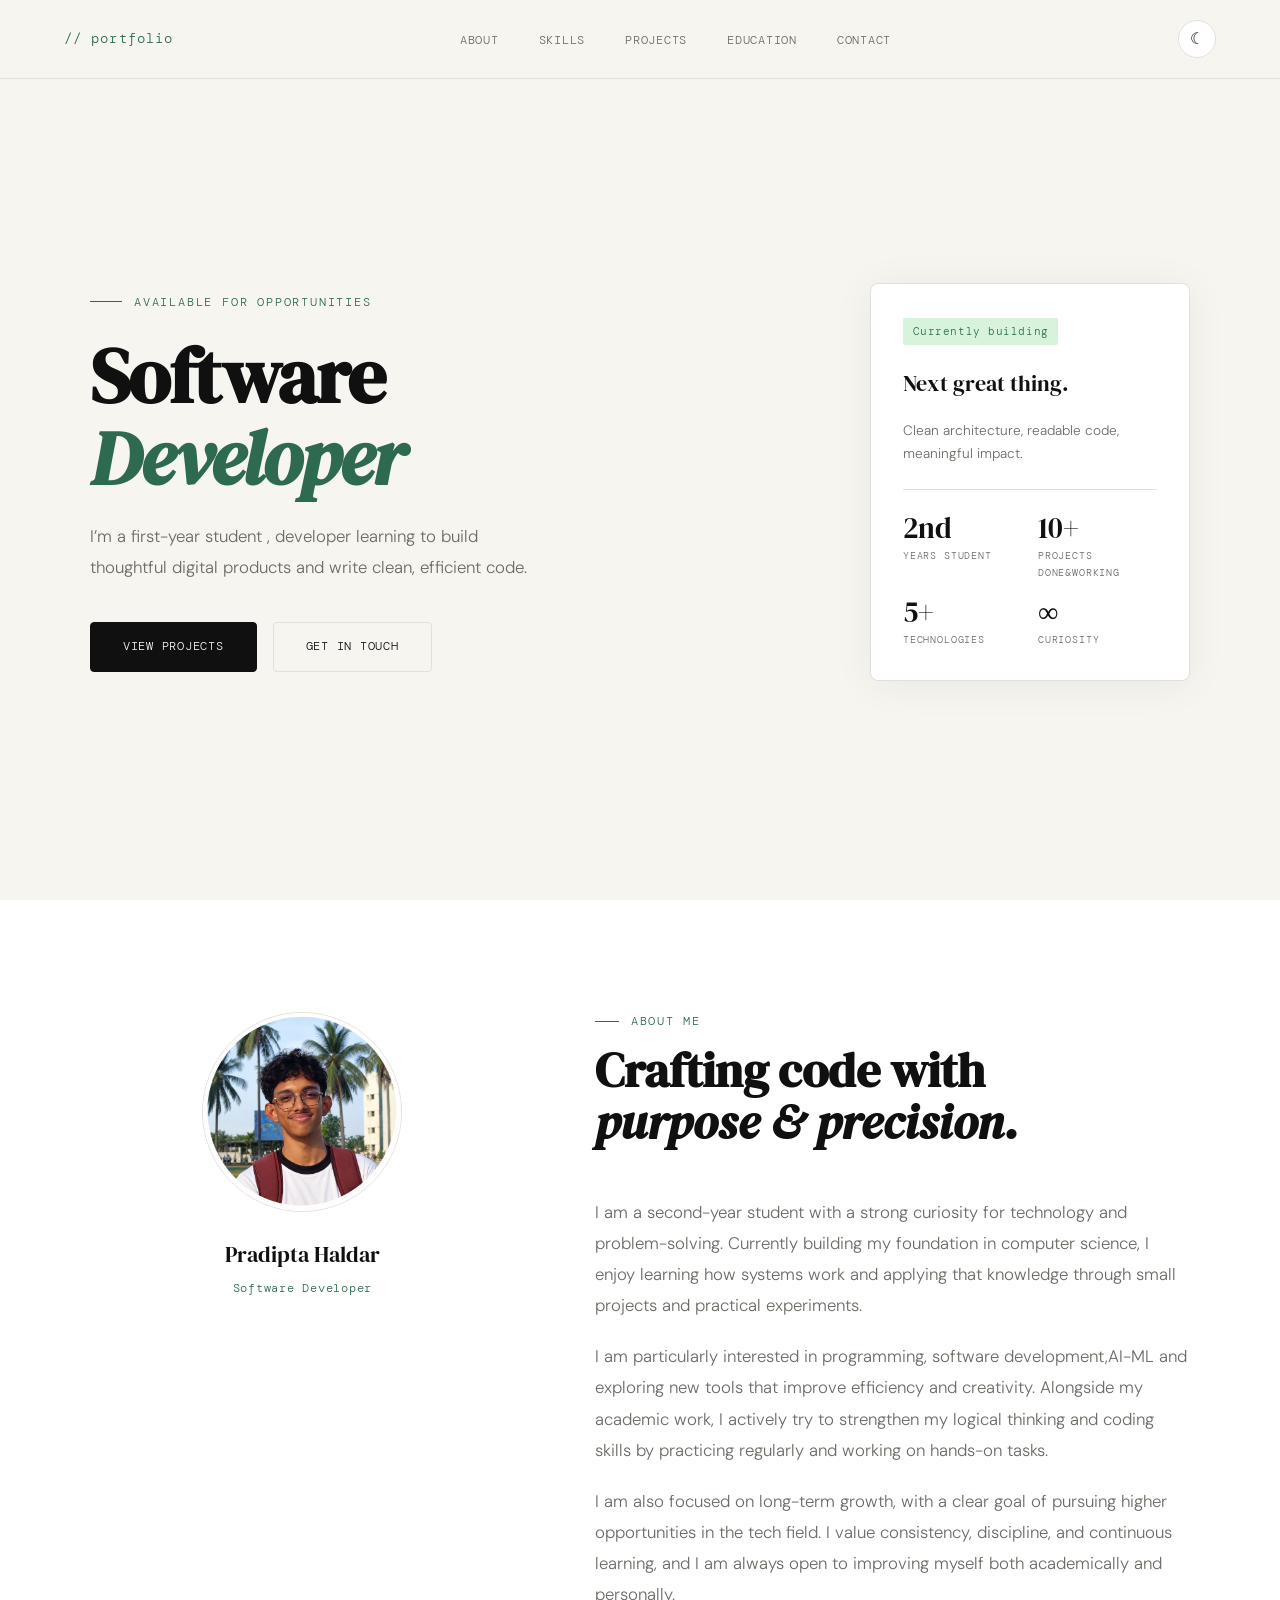
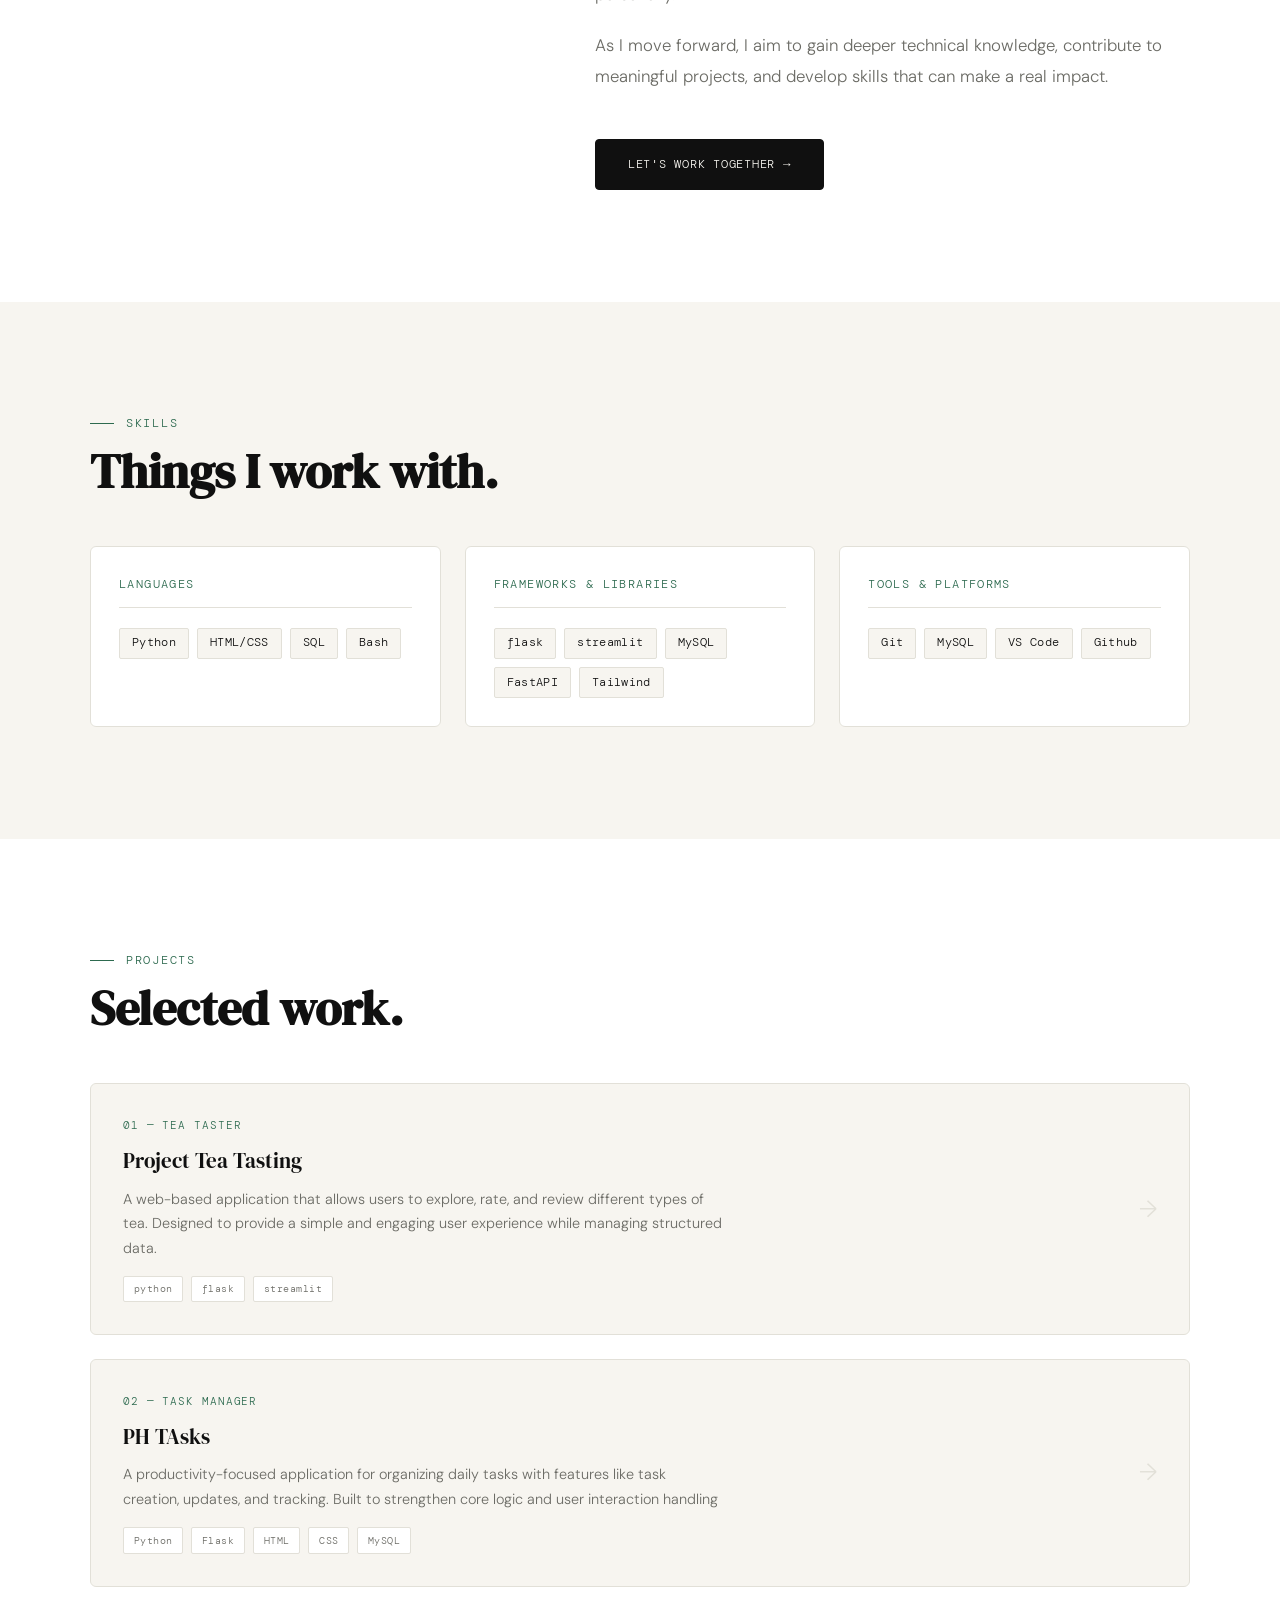
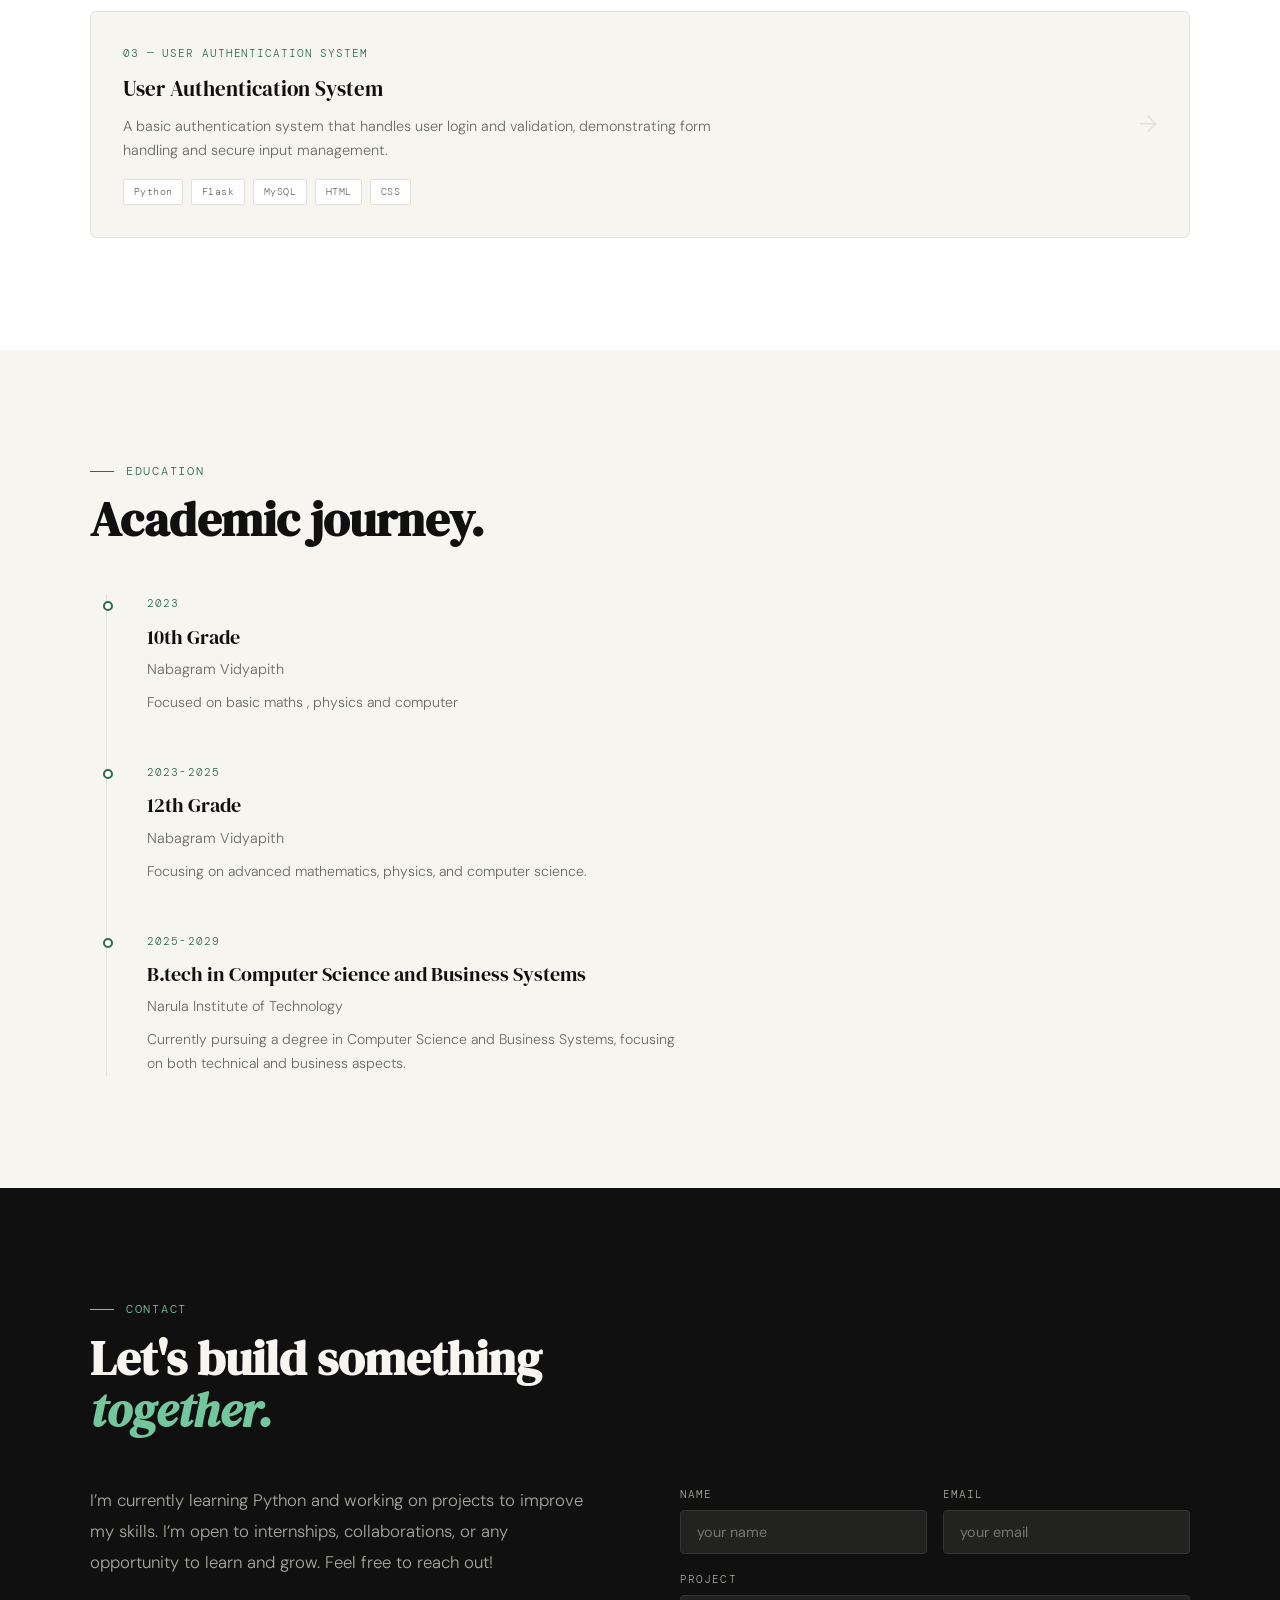
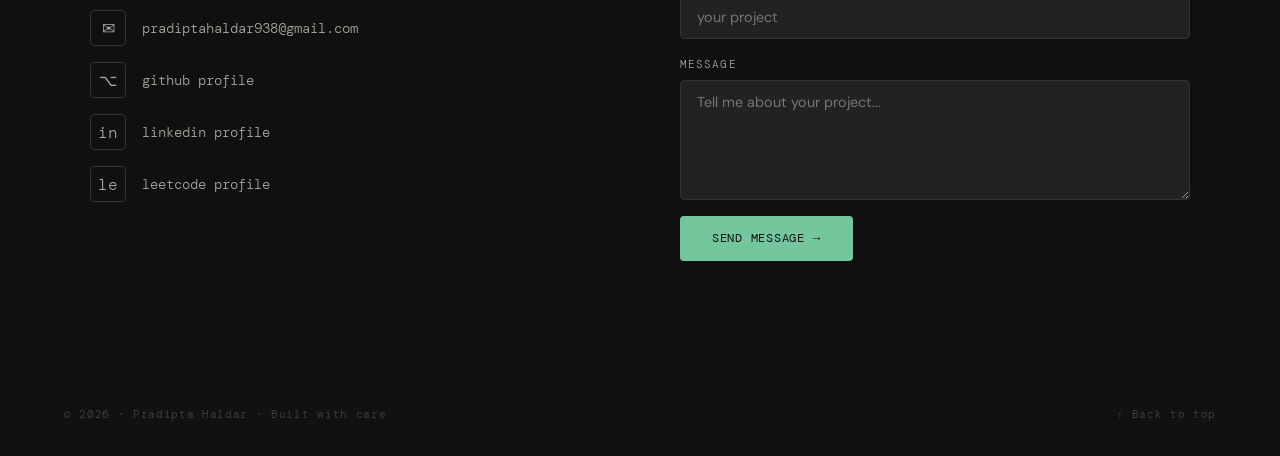
<file: index.html>
<!DOCTYPE html>
<html lang="en">
<head>
  <meta charset="UTF-8" />
  <meta name="viewport" content="width=device-width, initial-scale=1.0"/>
  <title>Portfolio — Software Developer</title>
  <link rel="preconnect" href="https://fonts.googleapis.com">
  <link href="https://fonts.googleapis.com/css2?family=DM+Serif+Display:ital@0;1&family=DM+Mono:wght@300;400;500&family=DM+Sans:wght@300;400;500&display=swap" rel="stylesheet">
  <link rel="stylesheet" href="css/style.css">
</head>
<body>

  <!-- NAV -->
  <nav>
    <a href="#hero" class="nav-logo">// portfolio</a>
    <ul class="nav-links">
      <li><a href="#about">About</a></li>
      <li><a href="#skills">Skills</a></li>
      <li><a href="#projects">Projects</a></li>
      <li><a href="#education">Education</a></li>
      <li><a href="#contact">Contact</a></li>
    </ul>
    <button class="theme-toggle" id="theme-toggle" type="button" aria-label="Toggle theme">
      <span class="theme-icon">☀</span>
  </button>
  </nav>

  <!-- HERO -->
  <section id="hero">
    <div class="hero-grid">
      <div>
        <div class="hero-label">Available for opportunities</div>
        <h1>Software<br><em>Developer</em></h1>
        <p class="hero-desc">
          I’m a first-year student , developer learning to build thoughtful digital products and write clean, efficient code.
        </p>
        <div class="hero-actions">
          <a href="#projects" class="btn btn-primary">View Projects</a>
          <a href="#contact" class="btn btn-outline">Get in Touch</a>
        </div>
      </div>
      <div class="hero-visual">
        <div class="hero-card">
          <span class="card-tag">Currently building</span>
          <div class="card-title">Next great thing.</div>
          <p class="card-description">
              Clean architecture, readable code, meaningful impact.
          </p>
          <div class="card-stats">
            <div>
              <div class="stat-val">2nd</div>
              <div class="stat-label">Years student</div>
            </div>
            <div>
              <div class="stat-val">10+</div>
              <div class="stat-label">Projects done&working</div>
            </div>
            <div>
              <div class="stat-val">5+</div>
              <div class="stat-label">Technologies</div>
            </div>
            <div>
              <div class="stat-val">∞</div>
              <div class="stat-label">Curiosity</div>
            </div>
          </div>
        </div>
      </div>
    </div>
  </section>

  <!-- ABOUT -->
  <section id="about">
    <div class="section-inner">
      <div class="about-grid">
        <div class="about-sticky">
          <div class="avatar-box">
    <img src="images/profile.jpg" alt="Profile Picture">
</div>
          <div class="about-name">Pradipta Haldar</div>
          <div class="about-role">Software Developer</div>
        </div>
        <div class="about-text fade-in">
          <div class="section-label">About Me</div>
          <h2>Crafting code with<br><em>purpose &amp; precision.</em></h2>
          <p>
            I am a second-year student with a strong curiosity for technology and problem-solving. Currently building my foundation in computer science, I enjoy learning how systems work and applying that knowledge through small projects and practical experiments.
          </p>
          <p>
            I am particularly interested in programming, software development,AI-ML and exploring new tools that improve efficiency and creativity. Alongside my academic work, I actively try to strengthen my logical thinking and coding skills by practicing regularly and working on hands-on tasks.
          </p>
          <p>
            I am also focused on long-term growth, with a clear goal of pursuing higher opportunities in the tech field. I value consistency, discipline, and continuous learning, and I am always open to improving myself both academically and personally.
          </p>
          <p>
            As I move forward, I aim to gain deeper technical knowledge, contribute to meaningful projects, and develop skills that can make a real impact.
          </p>
          <br>
          <a href="#contact" class="btn btn-primary about-button">
            Let's work together →
          </a>
        </div>
      </div>
    </div>
  </section>

  <!-- SKILLS -->
  <section id="skills">
    <div class="section-inner">
      <div class="section-label">Skills</div>
      <h2>Things I work with.</h2>
      <div class="skills-grid">
        <div class="skill-group fade-in">
          <div class="skill-group-title">Languages</div>
          <ul class="skill-list">
            <li class="skill-tag">Python</li>
            <li class="skill-tag">HTML/CSS</li>
            <li class="skill-tag">SQL</li>
            <li class="skill-tag">Bash</li>
          </ul>
        </div>
        <div class="skill-group fade-in">
          <div class="skill-group-title">Frameworks &amp; Libraries</div>
          <ul class="skill-list">
            <li class="skill-tag">flask</li>
            <li class="skill-tag">streamlit</li>
            <li class="skill-tag">MySQL</li>
            <li class="skill-tag">FastAPI</li>
            <li class="skill-tag">Tailwind</li>
          </ul>
        </div>
        <div class="skill-group fade-in">
          <div class="skill-group-title">Tools &amp; Platforms</div>
          <ul class="skill-list">
            <li class="skill-tag">Git</li>
            <li class="skill-tag">MySQL</li>
            <li class="skill-tag">VS Code</li>
            <li class="skill-tag">Github</li>
          </ul>
        </div>
      </div>
    </div>
  </section>

  <!-- PROJECTS -->
  <section id="projects">
    <div class="section-inner">
      <div class="section-label">Projects</div>
      <h2>Selected work.</h2>
      <div class="projects-list">

        <a href="#" class="project-card fade-in">
          <div>
            <div class="project-meta">01 — Tea Taster</div>
            <div class="project-name">Project Tea Tasting</div>
            <div class="project-desc">A web-based application that allows users to explore, rate, and review different types of tea. Designed to provide a simple and engaging user experience while managing structured data.</div>
            <div class="project-tags">
              <span class="project-tag">python</span>
              <span class="project-tag">flask</span>
              <span class="project-tag">streamlit</span>
            </div>
          </div>
          <div class="project-arrow">→</div>
        </a>

        <a href="#" class="project-card fade-in">
          <div>
            <div class="project-meta">02 — Task Manager</div>
            <div class="project-name">PH TAsks</div>
            <div class="project-desc">A productivity-focused application for organizing daily tasks with features like task creation, updates, and tracking. Built to strengthen core logic and user interaction handling</div>
            <div class="project-tags">
              <span class="project-tag">Python</span>
              <span class="project-tag">Flask</span>
              <span class="project-tag">HTML</span>
              <span class="project-tag">CSS</span>
              <span class="project-tag">MySQL</span>
            </div>
          </div>
          <div class="project-arrow">→</div>
        </a>

        <a href="#" class="project-card fade-in">
          <div>
            <div class="project-meta">03 — User Authentication System</div>
            <div class="project-name">User Authentication System</div>
            <div class="project-desc">A basic authentication system that handles user login and validation, demonstrating form handling and secure input management.</div>
            <div class="project-tags">
              <span class="project-tag">Python</span>
              <span class="project-tag">Flask</span>
              <span class="project-tag">MySQL</span>
              <span class="project-tag">HTML</span>
              <span class="project-tag">CSS</span>
            </div>
          </div>
          <div class="project-arrow">→</div>
        </a>

      </div>
    </div>
  </section>

  <!-- EDUCATION -->
  <section id="education">
    <div class="section-inner">
      <div class="section-label">Education</div>
      <h2>Academic journey.</h2>
      <div class="edu-list">

        <div class="edu-item fade-in">
          <div class="edu-year">2023</div>
          <div class="edu-degree">10th Grade</div>
          <div class="edu-school">Nabagram Vidyapith</div>
          <div class="edu-desc">Focused on basic maths , physics and computer</div>
        </div>

        <div class="edu-item fade-in">
          <div class="edu-year">2023-2025</div>
          <div class="edu-degree">12th Grade</div>
          <div class="edu-school">Nabagram Vidyapith</div>
          <div class="edu-desc">Focusing on advanced mathematics, physics, and computer science.</div>
        </div>

        <div class="edu-item fade-in">
          <div class="edu-year">2025-2029</div>
          <div class="edu-degree">B.tech in Computer Science and Business Systems</div>
          <div class="edu-school">Narula Institute of Technology</div>
          <div class="edu-desc">Currently pursuing a degree in Computer Science and Business Systems, focusing on both technical and business aspects. </div>
        </div>

      </div>
    </div>
  </section>

  <!-- CONTACT -->
  <section id="contact">
    <div class="section-inner">
      <div class="section-label">Contact</div>
      <h2>Let's build something<br><em class="contact-heading-accent">together.</em></h2>
      <div class="contact-grid">
        <div>
          <p class="contact-intro">
            I’m currently learning Python and working on projects to improve my skills. I’m open to internships, collaborations, or any opportunity to learn and grow. Feel free to reach out!  
          </p>
          <div class="contact-links">
            <a href="mailto:pradiptahaldar938@gmail.com" class="contact-link">
              <span class="contact-link-icon">✉</span>
              pradiptahaldar938@gmail.com
            </a>
            <a href="https://github.com/pradiptahaldar" class="contact-link" target="_blank">
              <span class="contact-link-icon">⌥</span>
              github profile
            </a>
            <a href="https://www.linkedin.com/in/pradipta-haldar-69679637a/" class="contact-link" target="_blank">
              <span class="contact-link-icon">in</span>
              linkedin profile
            </a>
            <a href="https://leetcode.com/u/pradipta_haldar/" class="contact-link" target="_blank">
              <span class="contact-link-icon">le</span>
              leetcode profile
            </a>
          </div>
        </div>
        <div>
          <form class="contact-form" onsubmit="handleForm(event)">
    
            <div class="form-row">
                
                <div class="form-field">
                    <label for="name">Name</label>
                    <input 
                        type="text" 
                        id="name"
                        name="name"
                        placeholder="your name"
                        required
                    />
                </div>

                <div class="form-field">
                    <label for="email">Email</label>
                    <input 
                        type="email" 
                        id="email"
                        name="email"
                        placeholder="your email"
                        required
                    />
                </div>

            </div>

            <div class="form-field">
                <label for="project">Project</label>
                <input 
                    type="text"
                    id="project"
                    name="project"
                    placeholder="your project"
                />
            </div>

            <div class="form-field">
                <label for="message">Message</label>
                <textarea 
                    id="message"
                    name="message"
                    placeholder="Tell me about your project..."
                    required
                ></textarea>
            </div>

            <button type="submit" class="btn-send">
                Send Message →
            </button>

          </form>
        </div>
      </div>
    </div>
  </section>

  <!-- FOOTER -->
  <footer>
    <script src="js/animations.js"></script>
    <script src="js/contact.js"></script>
    <script src="js/theme.js"></script>
    <span class="footer-copy">© 2026 · Pradipta Haldar · Built with care</span>
    <a href="#hero" class="footer-back">↑ Back to top</a>
  </footer>

</body>
</html>
</file>
<file: css/style.css>
:root {
  --bg: #F7F5F0;
  --surface: #FFFFFF;
  --ink: #101010;
  --ink-muted: #6B6B65;
  --accent: #2D6A4F;
  --accent-light: #D8F3DC;
  --border: #E2E0D8;
  --contact-bg: #101010;
  --contact-text: #F7F5F0;
  --contact-muted: #A8A89E;
  --contact-border: #333333;
  --input-bg: #222220;
  --footer-bg: #111110;
  --footer-text: #444444;
  --serif: 'DM Serif Display', Georgia, serif;
  --mono: 'DM Mono', monospace;
  --sans: 'DM Sans', sans-serif;
  --radius: 4px;
  --transition: 0.25s ease;
}

[data-theme="dark"] {
  --bg: #111312;
  --surface: #191C1A;
  --ink: #F2F3F0;
  --ink-muted: #A7ADA8;
  --accent: #74C69D;
  --accent-light: #20382D;
  --border: #303632;
  --contact-bg: #0B0D0C;
  --contact-text: #F2F3F0;
  --contact-muted: #A7ADA8;
  --contact-border: #303632;
  --input-bg: #151816;
  --footer-bg: #080A09;
  --footer-text: #6F7671;
}

*, *::before, *::after {
  box-sizing: border-box;
  margin: 0;
  padding: 0;
}

html {
  scroll-behavior: smooth;
}

body {
  background: var(--bg);
  color: var(--ink);
  font-family: var(--sans);
  font-weight: 300;
  line-height: 1.7;
  font-size: 16px;
  transition: background-color var(--transition), color var(--transition);
}

nav {
  position: fixed;
  top: 0;
  left: 0;
  right: 0;
  z-index: 100;
  display: flex;
  align-items: center;
  justify-content: space-between;
  padding: 1.25rem 4rem;
  background: rgba(247, 245, 240, 0.88);
  backdrop-filter: blur(12px);
  border-bottom: 1px solid var(--border);
  transition: background-color var(--transition), border-color var(--transition);
}

[data-theme="dark"] nav {
  background: rgba(17, 19, 18, 0.88);
}

.nav-logo {
  font-family: var(--mono);
  font-size: 0.85rem;
  letter-spacing: 0.08em;
  color: var(--accent);
  text-decoration: none;
}

.nav-links {
  display: flex;
  gap: 2.5rem;
  list-style: none;
}

.nav-links a {
  font-family: var(--mono);
  font-size: 0.78rem;
  letter-spacing: 0.06em;
  text-decoration: none;
  color: var(--ink-muted);
  transition: color var(--transition);
  text-transform: uppercase;
}

.nav-links a:hover {
  color: var(--accent);
}

#hero {
  min-height: 100vh;
  display: flex;
  align-items: center;
  padding: 8rem 4rem 4rem;
  position: relative;
  overflow: hidden;
}

.hero-grid {
  display: grid;
  grid-template-columns: 1fr 1fr;
  gap: 4rem;
  align-items: center;
  max-width: 1100px;
  margin: 0 auto;
  width: 100%;
}

.hero-label {
  font-family: var(--mono);
  font-size: 0.75rem;
  letter-spacing: 0.15em;
  text-transform: uppercase;
  color: var(--accent);
  margin-bottom: 1.5rem;
  display: flex;
  align-items: center;
  gap: 0.75rem;
}

.hero-label::before {
  content: '';
  display: inline-block;
  width: 2rem;
  height: 1px;
  background: var(--accent);
}

h1 {
  font-family: var(--serif);
  font-size: clamp(3rem, 6vw, 5.5rem);
  line-height: 1.05;
  letter-spacing: -0.02em;
  margin-bottom: 1.5rem;
  color: var(--ink);
}

h1 em {
  font-style: italic;
  color: var(--accent);
}

.hero-desc {
  font-size: 1.05rem;
  color: var(--ink-muted);
  max-width: 440px;
  line-height: 1.8;
  margin-bottom: 2.5rem;
}

.hero-actions {
  display: flex;
  gap: 1rem;
  flex-wrap: wrap;
}

.btn {
  font-family: var(--mono);
  font-size: 0.78rem;
  letter-spacing: 0.06em;
  text-transform: uppercase;
  text-decoration: none;
  padding: 0.85rem 2rem;
  border-radius: var(--radius);
  transition: all var(--transition);
  display: inline-block;
}

.btn-primary {
  background: var(--ink);
  color: var(--bg);
  border: 1px solid var(--ink);
}

.btn-primary:hover {
  background: var(--accent);
  border-color: var(--accent);
}

.btn-outline {
  background: transparent;
  color: var(--ink);
  border: 1px solid var(--border);
}

.btn-outline:hover {
  border-color: var(--ink);
}

.hero-visual {
  display: flex;
  justify-content: flex-end;
}

.hero-card {
  background: var(--surface);
  border: 1px solid var(--border);
  border-radius: 8px;
  padding: 2rem;
  width: 320px;
  box-shadow: 0 4px 40px rgba(0, 0, 0, 0.06);
  animation: float 5s ease-in-out infinite;
  transition: background-color var(--transition), border-color var(--transition), box-shadow var(--transition);
}

[data-theme="dark"] .hero-card {
  box-shadow: 0 4px 40px rgba(0, 0, 0, 0.25);
}

@keyframes float {
  0%, 100% {
    transform: translateY(0);
  }

  50% {
    transform: translateY(-12px);
  }
}

.card-tag {
  font-family: var(--mono);
  font-size: 0.7rem;
  color: var(--accent);
  background: var(--accent-light);
  padding: 0.25rem 0.6rem;
  border-radius: 2px;
  display: inline-block;
  margin-bottom: 1.25rem;
  letter-spacing: 0.05em;
}

.card-title {
  font-family: var(--serif);
  font-size: 1.4rem;
  margin-bottom: 1rem;
}

.card-stats {
  display: grid;
  grid-template-columns: 1fr 1fr;
  gap: 1rem;
  margin-top: 1.5rem;
  padding-top: 1.5rem;
  border-top: 1px solid var(--border);
}

.stat-val {
  font-family: var(--serif);
  font-size: 1.8rem;
  color: var(--ink);
  line-height: 1;
}

.stat-label {
  font-family: var(--mono);
  font-size: 0.65rem;
  color: var(--ink-muted);
  text-transform: uppercase;
  letter-spacing: 0.08em;
  margin-top: 0.25rem;
}

section {
  padding: 7rem 4rem;
}

.section-inner {
  max-width: 1100px;
  margin: 0 auto;
}

.section-label {
  font-family: var(--mono);
  font-size: 0.72rem;
  letter-spacing: 0.15em;
  text-transform: uppercase;
  color: var(--accent);
  margin-bottom: 0.75rem;
  display: flex;
  align-items: center;
  gap: 0.75rem;
}

.section-label::before {
  content: '';
  display: inline-block;
  width: 1.5rem;
  height: 1px;
  background: var(--accent);
}

h2 {
  font-family: var(--serif);
  font-size: clamp(2rem, 4vw, 3rem);
  line-height: 1.1;
  margin-bottom: 3rem;
}

#about {
  background: var(--surface);
}

.about-grid {
  display: grid;
  grid-template-columns: 1fr 1.4fr;
  gap: 5rem;
  align-items: start;
}

.about-sticky {
  position: sticky;
  top: 8rem;
  text-align: center;
}

.avatar-box {
  width: 200px;
  height: 200px;
  border-radius: 50%;
  overflow: hidden;
  background: var(--accent-light);
  border: 1px solid var(--border);
  margin: 0 auto 1.5rem;
}

.avatar-box img {
  width: 100%;
  height: 100%;
  object-fit: cover;
  display: block;
}

.about-name {
  font-family: var(--serif);
  font-size: 1.4rem;
  margin-bottom: 0.25rem;
}

.about-role {
  font-family: var(--mono);
  font-size: 0.78rem;
  color: var(--accent);
  letter-spacing: 0.06em;
}

.about-text p {
  color: var(--ink-muted);
  margin-bottom: 1.25rem;
  font-size: 1.05rem;
  line-height: 1.85;
}

.about-text p:last-child {
  margin-bottom: 0;
}

#skills {
  background: var(--bg);
}

.skills-grid {
  display: grid;
  grid-template-columns: repeat(3, 1fr);
  gap: 1.5rem;
}

.skill-group {
  background: var(--surface);
  border: 1px solid var(--border);
  border-radius: 6px;
  padding: 1.75rem;
  transition: box-shadow var(--transition), background-color var(--transition), border-color var(--transition);
}

.skill-group:hover {
  box-shadow: 0 8px 30px rgba(0, 0, 0, 0.07);
}

[data-theme="dark"] .skill-group:hover {
  box-shadow: 0 8px 30px rgba(0, 0, 0, 0.25);
}

.skill-group-title {
  font-family: var(--mono);
  font-size: 0.72rem;
  letter-spacing: 0.12em;
  text-transform: uppercase;
  color: var(--accent);
  margin-bottom: 1.25rem;
  padding-bottom: 0.75rem;
  border-bottom: 1px solid var(--border);
}

.skill-list {
  list-style: none;
  display: flex;
  flex-wrap: wrap;
  gap: 0.5rem;
}

.skill-tag {
  font-family: var(--mono);
  font-size: 0.72rem;
  background: var(--bg);
  border: 1px solid var(--border);
  padding: 0.3rem 0.75rem;
  border-radius: 2px;
  color: var(--ink);
  letter-spacing: 0.03em;
  transition: all var(--transition);
}

.skill-tag:hover {
  background: var(--accent-light);
  border-color: var(--accent);
  color: var(--accent);
}

#projects {
  background: var(--surface);
}

.projects-list {
  display: flex;
  flex-direction: column;
  gap: 1.5rem;
}

.project-card {
  display: grid;
  grid-template-columns: 1fr auto;
  gap: 2rem;
  align-items: center;
  padding: 2rem;
  border: 1px solid var(--border);
  border-radius: 6px;
  background: var(--bg);
  text-decoration: none;
  color: inherit;
  transition: all var(--transition);
  position: relative;
  overflow: hidden;
}

.project-card::before {
  content: '';
  position: absolute;
  left: 0;
  top: 0;
  bottom: 0;
  width: 3px;
  background: var(--accent);
  transform: scaleY(0);
  transition: transform var(--transition);
  transform-origin: bottom;
}

.project-card:hover::before {
  transform: scaleY(1);
}

.project-card:hover {
  box-shadow: 0 8px 30px rgba(0, 0, 0, 0.07);
}

[data-theme="dark"] .project-card:hover {
  box-shadow: 0 8px 30px rgba(0, 0, 0, 0.25);
}

.project-meta {
  font-family: var(--mono);
  font-size: 0.7rem;
  color: var(--accent);
  letter-spacing: 0.08em;
  text-transform: uppercase;
  margin-bottom: 0.5rem;
}

.project-name {
  font-family: var(--serif);
  font-size: 1.3rem;
  margin-bottom: 0.5rem;
}

.project-desc {
  font-size: 0.9rem;
  color: var(--ink-muted);
  max-width: 600px;
  line-height: 1.7;
}

.project-tags {
  display: flex;
  gap: 0.5rem;
  margin-top: 1rem;
  flex-wrap: wrap;
}

.project-tag {
  font-family: var(--mono);
  font-size: 0.65rem;
  letter-spacing: 0.05em;
  color: var(--ink-muted);
  background: var(--surface);
  border: 1px solid var(--border);
  padding: 0.2rem 0.6rem;
  border-radius: 2px;
}

.project-arrow {
  font-size: 1.5rem;
  color: var(--border);
  transition: color var(--transition), transform var(--transition);
}

.project-card:hover .project-arrow {
  color: var(--accent);
  transform: translateX(4px);
}

#education {
  background: var(--bg);
}

.edu-list {
  display: flex;
  flex-direction: column;
  gap: 0;
  border-left: 1px solid var(--border);
  padding-left: 2.5rem;
  margin-left: 1rem;
}

.edu-item {
  position: relative;
  padding-bottom: 3rem;
}

.edu-item:last-child {
  padding-bottom: 0;
}

.edu-item::before {
  content: '';
  position: absolute;
  left: -2.5rem;
  top: 0.4rem;
  width: 10px;
  height: 10px;
  border-radius: 50%;
  background: var(--surface);
  border: 2px solid var(--accent);
  transform: translateX(-4px);
}

.edu-year {
  font-family: var(--mono);
  font-size: 0.7rem;
  color: var(--accent);
  letter-spacing: 0.1em;
  text-transform: uppercase;
  margin-bottom: 0.4rem;
}

.edu-degree {
  font-family: var(--serif);
  font-size: 1.25rem;
  margin-bottom: 0.2rem;
}

.edu-school {
  font-size: 0.9rem;
  color: var(--ink-muted);
}

.edu-desc {
  margin-top: 0.6rem;
  font-size: 0.88rem;
  color: var(--ink-muted);
  max-width: 540px;
  line-height: 1.7;
}

#contact {
  background: var(--contact-bg);
  color: var(--contact-text);
  transition: background-color var(--transition), color var(--transition);
}

#contact .section-label {
  color: #74C69D;
}

#contact .section-label::before {
  background: #74C69D;
}

#contact h2 {
  color: var(--contact-text);
}

.contact-grid {
  display: grid;
  grid-template-columns: 1fr 1fr;
  gap: 5rem;
  align-items: start;
}

.contact-intro {
  color: var(--contact-muted);
  font-size: 1.05rem;
  line-height: 1.85;
  margin-bottom: 2rem;
}

.contact-links {
  display: flex;
  flex-direction: column;
  gap: 1rem;
}

.contact-link {
  display: flex;
  align-items: center;
  gap: 1rem;
  text-decoration: none;
  color: var(--contact-muted);
  font-family: var(--mono);
  font-size: 0.85rem;
  transition: color var(--transition);
}

.contact-link:hover {
  color: #74C69D;
}

.contact-link-icon {
  width: 36px;
  height: 36px;
  border: 1px solid var(--contact-border);
  border-radius: 4px;
  display: flex;
  align-items: center;
  justify-content: center;
  font-size: 1rem;
  flex-shrink: 0;
}

.contact-form {
  display: flex;
  flex-direction: column;
  gap: 1rem;
}

.form-row {
  display: grid;
  grid-template-columns: 1fr 1fr;
  gap: 1rem;
}

.form-field {
  display: flex;
  flex-direction: column;
  gap: 0.4rem;
}

.form-field label {
  font-family: var(--mono);
  font-size: 0.68rem;
  letter-spacing: 0.1em;
  text-transform: uppercase;
  color: var(--contact-muted);
}

.form-field input,
.form-field textarea {
  background: var(--input-bg);
  border: 1px solid var(--contact-border);
  border-radius: var(--radius);
  padding: 0.75rem 1rem;
  color: var(--contact-text);
  font-family: var(--sans);
  font-size: 0.9rem;
  outline: none;
  transition: border-color var(--transition), background-color var(--transition);
  resize: vertical;
}

.form-field input:focus,
.form-field textarea:focus {
  border-color: #74C69D;
}

.form-field textarea {
  min-height: 120px;
}

.btn-send {
  font-family: var(--mono);
  font-size: 0.78rem;
  letter-spacing: 0.06em;
  text-transform: uppercase;
  background: #74C69D;
  color: #101010;
  border: none;
  padding: 0.9rem 2rem;
  border-radius: var(--radius);
  cursor: pointer;
  align-self: flex-start;
  transition: background var(--transition);
}

.btn-send:hover {
  background: #52B788;
}

footer {
  background: var(--footer-bg);
  padding: 2rem 4rem;
  display: flex;
  align-items: center;
  justify-content: space-between;
}

.footer-copy {
  font-family: var(--mono);
  font-size: 0.7rem;
  color: var(--footer-text);
  letter-spacing: 0.06em;
}

.footer-back {
  font-family: var(--mono);
  font-size: 0.7rem;
  color: var(--footer-text);
  text-decoration: none;
  letter-spacing: 0.06em;
  transition: color var(--transition);
}

.footer-back:hover {
  color: #74C69D;
}

.card-description {
  font-size: 0.85rem;
  color: var(--ink-muted);
}

.about-button {
  display: inline-block;
}

.contact-heading-accent {
  color: #74C69D;
}

.fade-in {
  opacity: 0;
  transform: translateY(24px);
  transition: opacity 0.6s ease, transform 0.6s ease;
}

.fade-in.visible {
  opacity: 1;
  transform: translateY(0);
}

@media (max-width: 900px) {
  nav {
    padding: 1rem 1.5rem;
  }

  section {
    padding: 5rem 1.5rem;
  }

  #hero {
    padding: 7rem 1.5rem 3rem;
  }

  footer {
    padding: 1.5rem;
    flex-direction: column;
    gap: 0.75rem;
    text-align: center;
  }

  .hero-grid,
  .about-grid,
  .contact-grid {
    grid-template-columns: 1fr;
    gap: 2.5rem;
  }

  .hero-visual {
    justify-content: flex-start;
  }

  .skills-grid {
    grid-template-columns: 1fr 1fr;
  }

  .form-row {
    grid-template-columns: 1fr;
  }

  .nav-links {
    gap: 1.5rem;
  }
}

@media (max-width: 600px) {
  .skills-grid {
    grid-template-columns: 1fr;
  }

  .nav-links {
    display: none;
  }

  h1 {
    font-size: 2.6rem;
  }
}
.theme-toggle {
  width: 38px;
  height: 38px;
  border: 1px solid var(--border);
  border-radius: 50%;
  background: var(--surface);
  color: var(--ink);
  display: flex;
  align-items: center;
  justify-content: center;
  cursor: pointer;
  font-size: 1rem;
  transition: all var(--transition);
  flex-shrink: 0;
}

.theme-toggle:hover {
  color: var(--accent);
  border-color: var(--accent);
  transform: rotate(12deg);
}

.theme-icon {
  line-height: 1;
}
</file>
